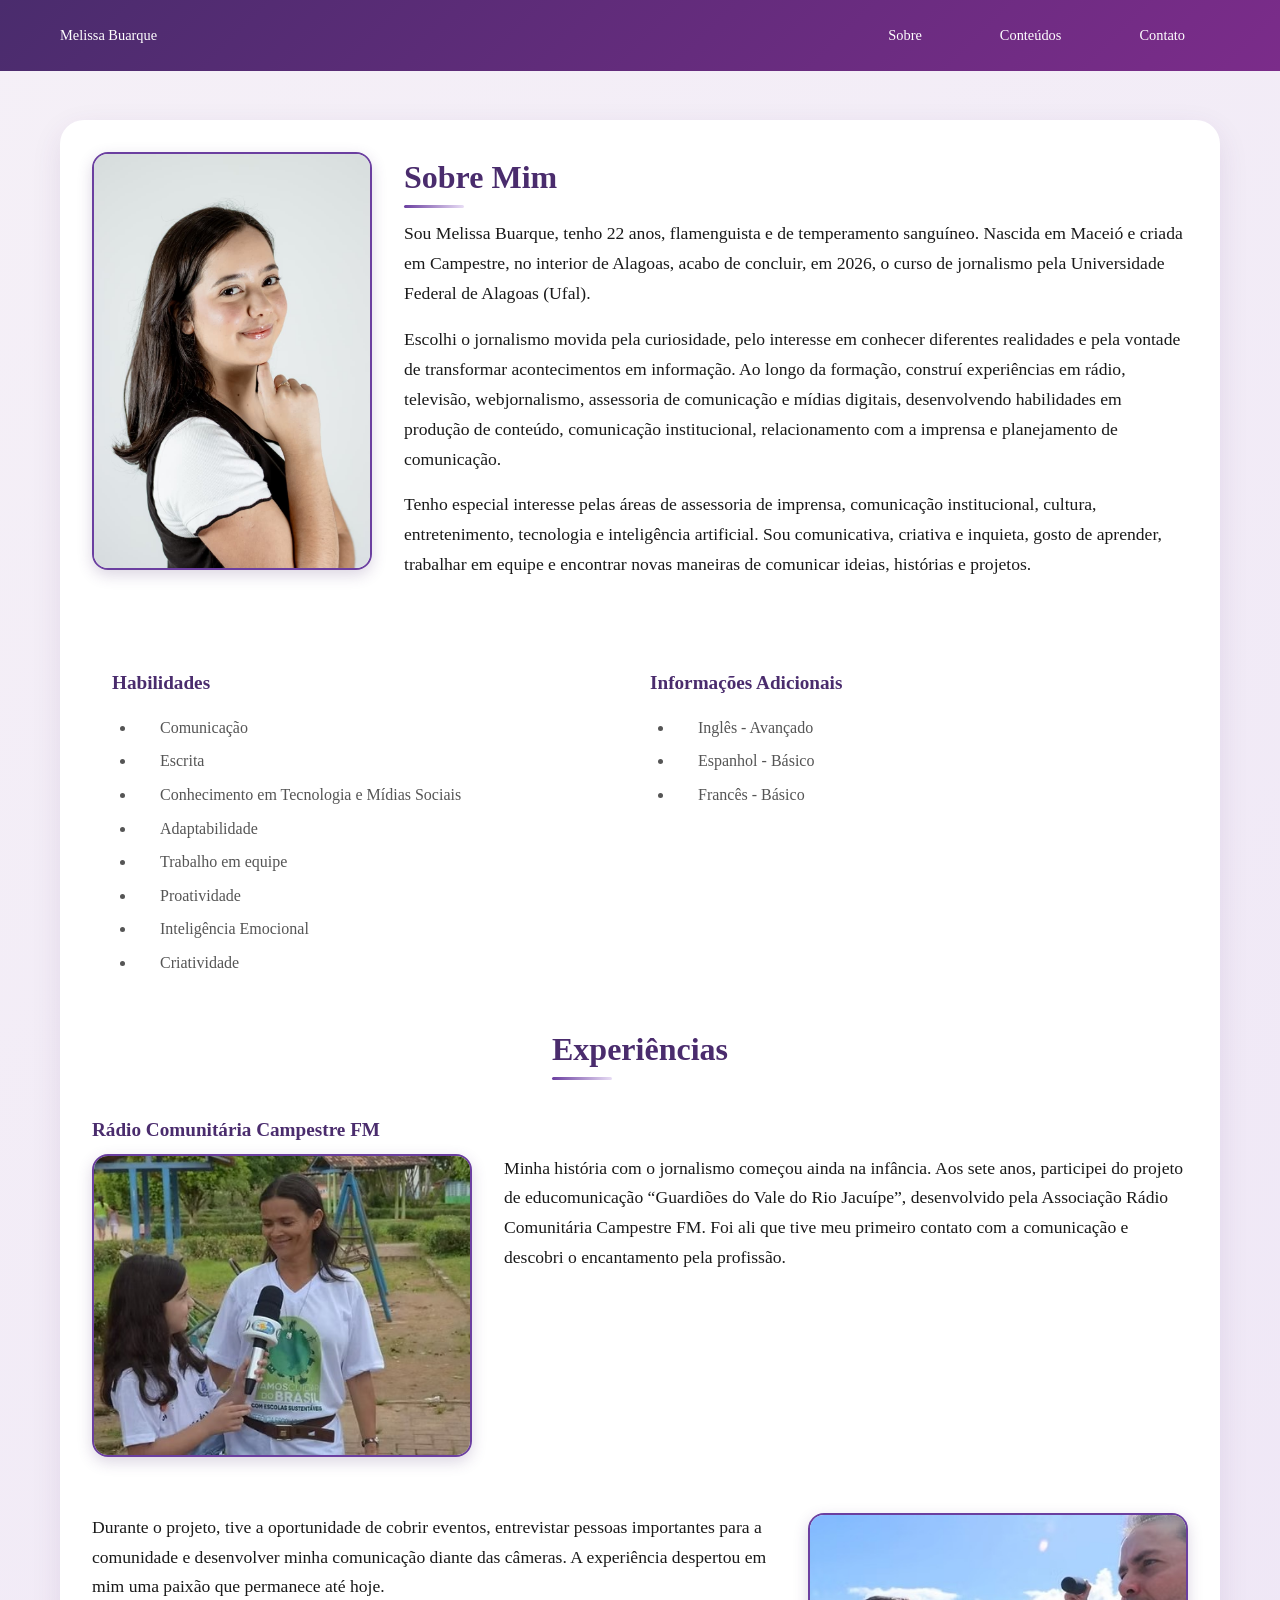
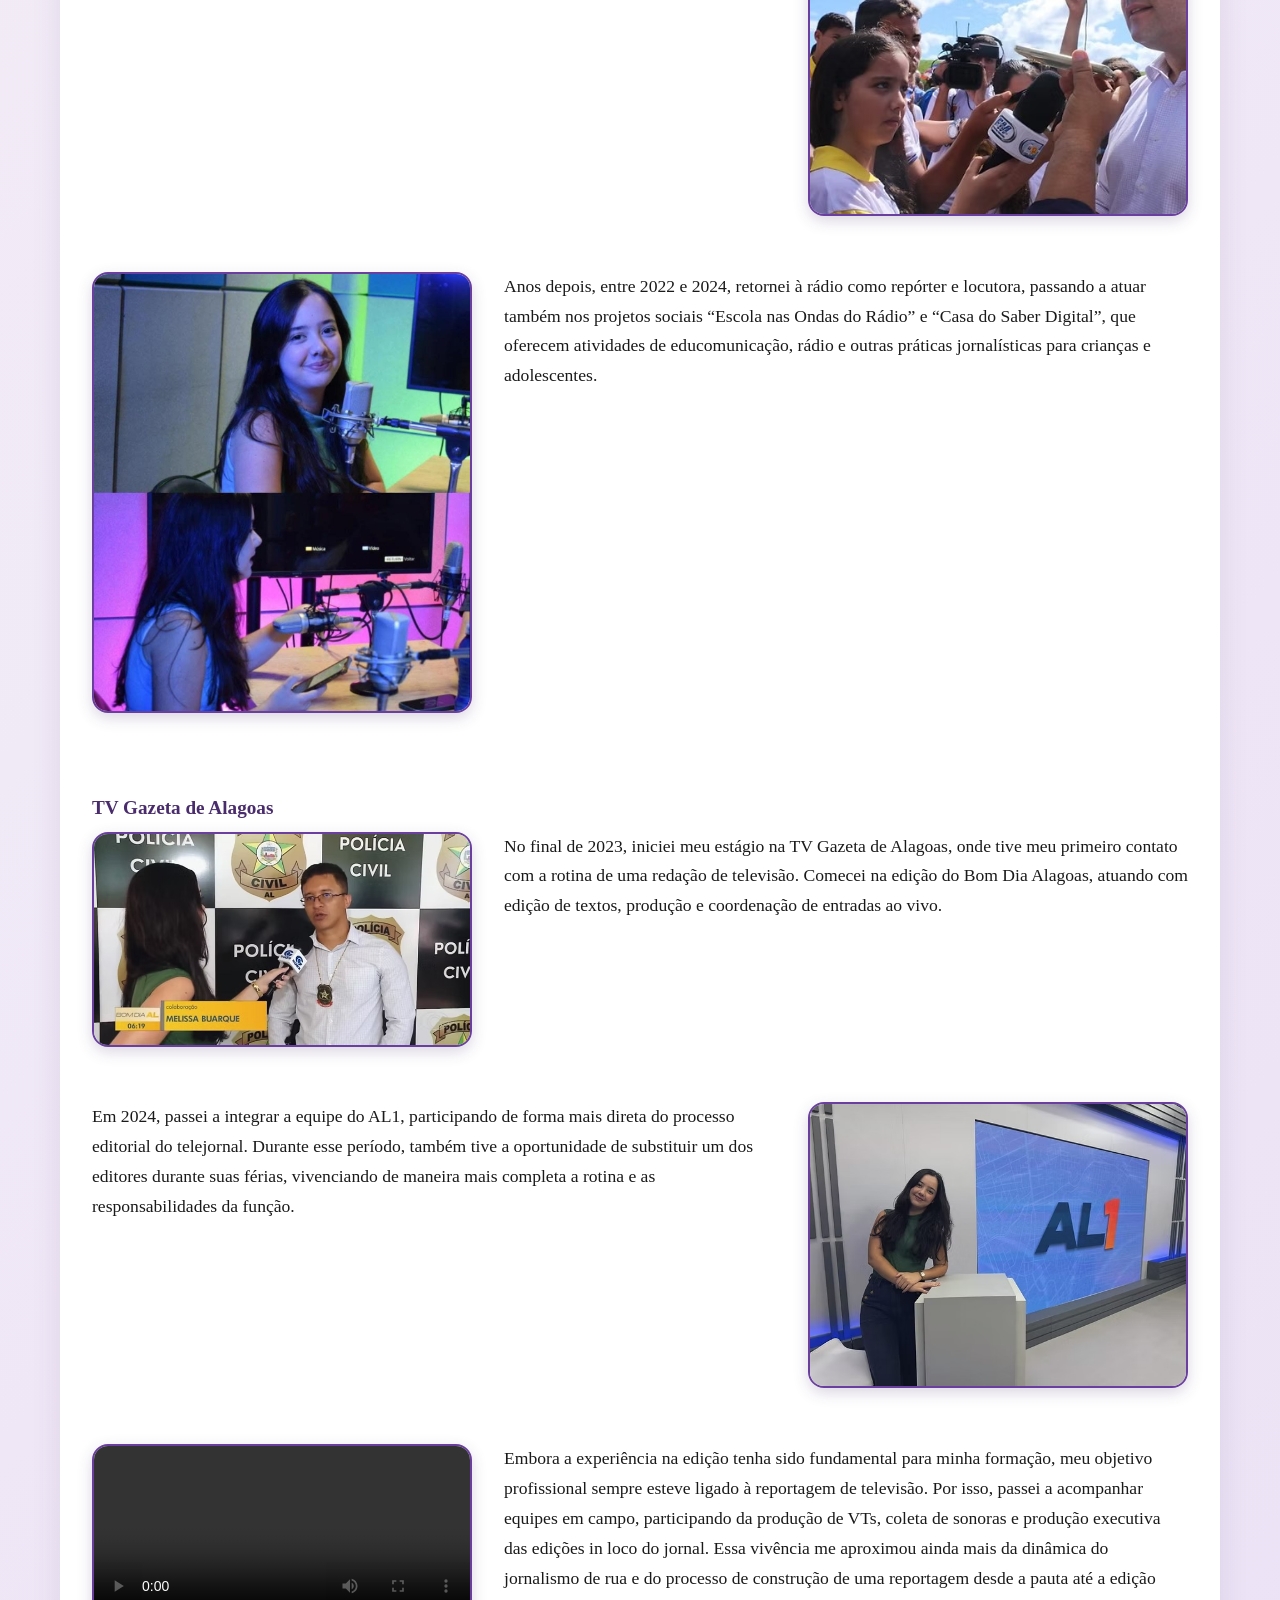
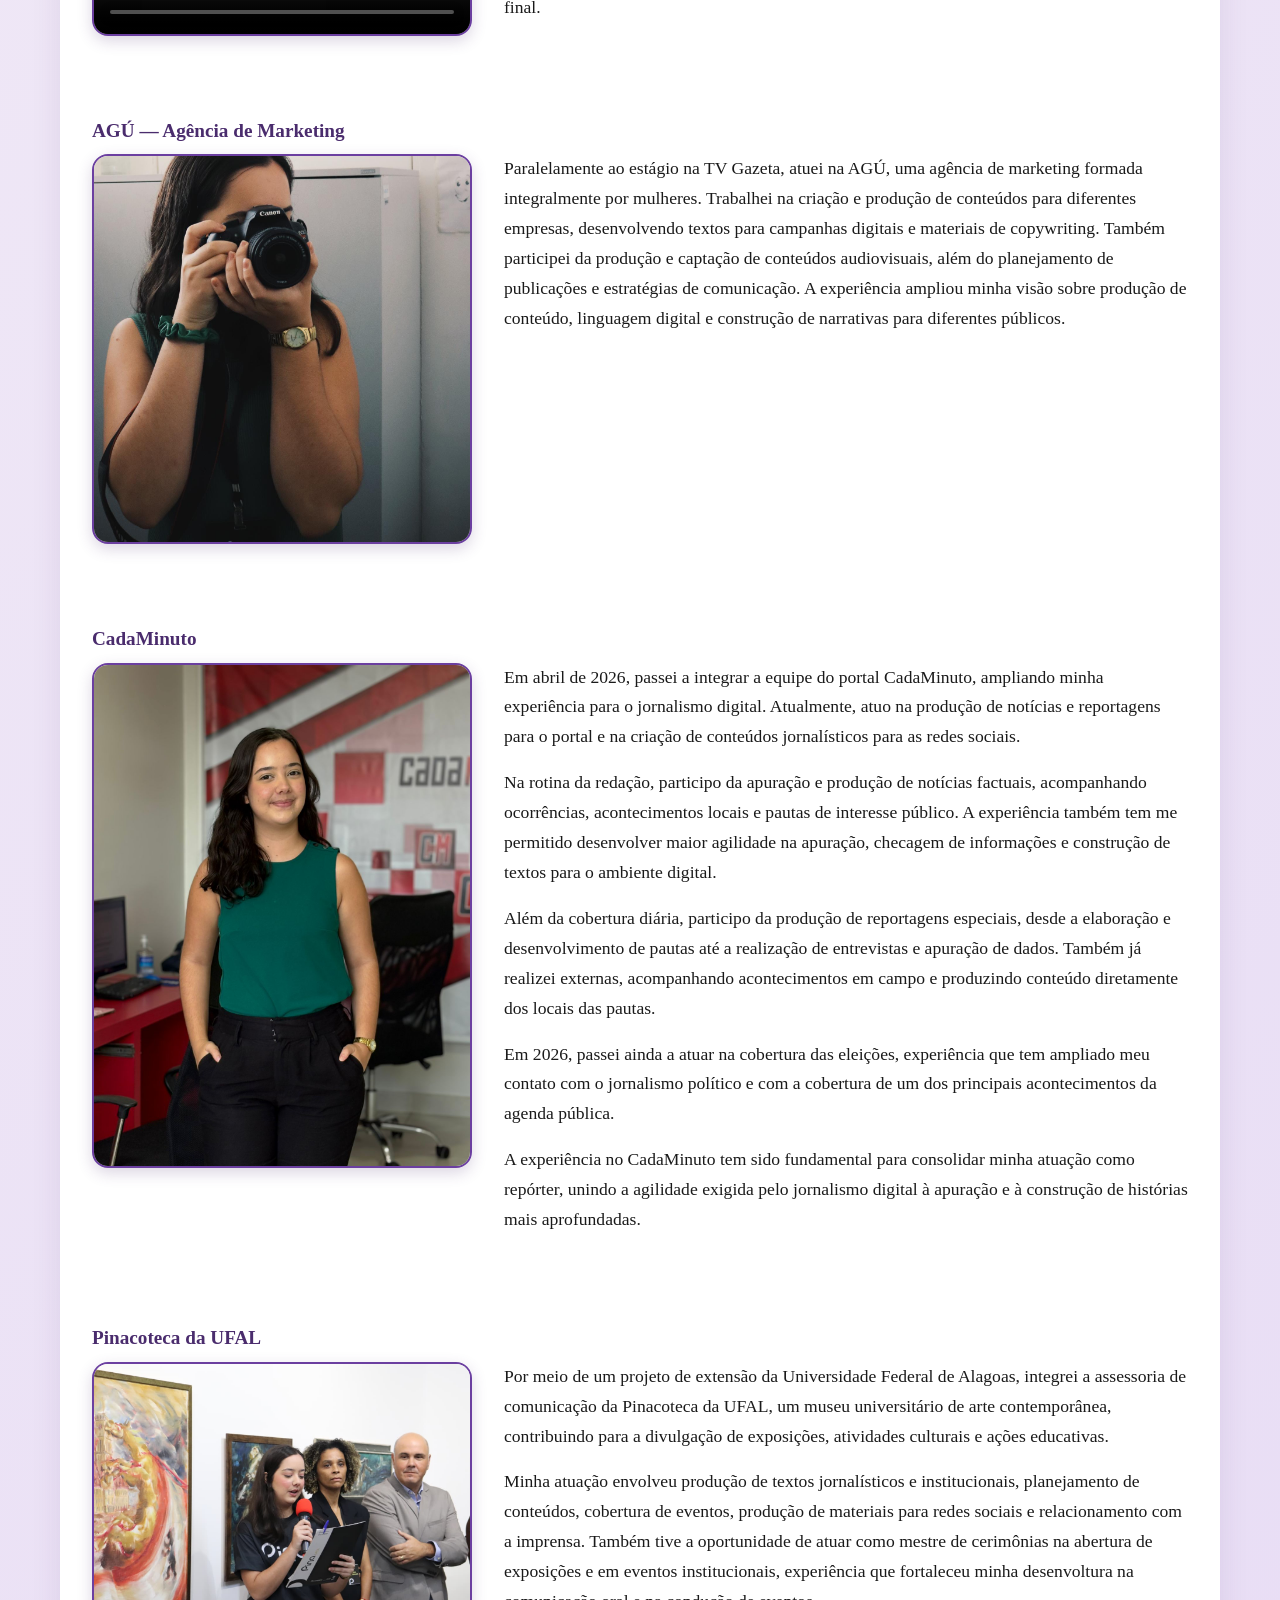
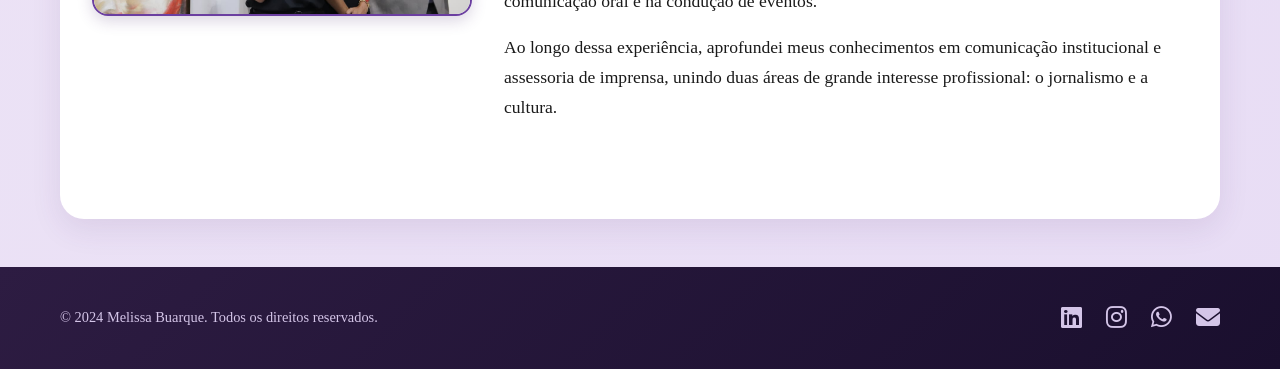
<file: index.html>
<!DOCTYPE html>
<html lang="pt-br">

<head>
    <meta charset="UTF-8">
    <meta name="viewport" content="width=device-width, initial-scale=1.0">
    <title>Melissa Buarque - sobre</title>
    <link rel="stylesheet" href="css/style.css">
    <link rel="stylesheet" href="https://cdnjs.cloudflare.com/ajax/libs/font-awesome/6.5.1/css/all.min.css">
    <script src="js/backtop.js" defer></script>
</head>

<body>
    <!-- ========== HEADER (carregado via JS) ========== -->
    <div id="header-placeholder"></div>

    <main class="container">

        <section class="page">
            <div class="sobre-grid">
                <div class="imagem">
                    <img src="fotos-mel/mel-1.jpeg" alt="Melissa Buarque" id="foto-perfil">
                </div>

                <div class="texto">
                    <h2>Sobre Mim</h2>
                    <p>
                        Sou Melissa Buarque, tenho 22 anos, flamenguista e de temperamento sanguíneo. Nascida em Maceió
                        e criada em Campestre, no interior de Alagoas, acabo de concluir, em 2026, o curso de jornalismo
                        pela Universidade Federal de Alagoas (Ufal).
                    </p>

                    <p>
                        Escolhi o jornalismo movida pela curiosidade, pelo interesse em conhecer diferentes realidades e
                        pela vontade de transformar acontecimentos em informação. Ao longo da formação, construí
                        experiências em rádio, televisão, webjornalismo, assessoria de comunicação e mídias digitais,
                        desenvolvendo habilidades em produção de conteúdo, comunicação institucional, relacionamento com
                        a imprensa e planejamento de comunicação.
                    </p>

                    <p>
                        Tenho especial interesse pelas áreas de assessoria de imprensa, comunicação institucional,
                        cultura, entretenimento, tecnologia e inteligência artificial. Sou comunicativa, criativa e
                        inquieta, gosto de aprender, trabalhar em equipe e encontrar novas maneiras de comunicar ideias,
                        histórias e projetos.
                    </p>
                </div>
            </div>

            <div class="info-grid">
                <div class="texto">
                    <h3>Habilidades</h3>
                    <ul class="lista-habilidades">
                        <li>Comunicação</li>
                        <li>Escrita</li>
                        <li>Conhecimento em Tecnologia e Mídias Sociais</li>
                        <li>Adaptabilidade</li>
                        <li>Trabalho em equipe</li>
                        <li>Proatividade</li>
                        <li>Inteligência Emocional</li>
                        <li>Criatividade</li>
                    </ul>
                </div>

                <div class="texto">
                    <h3>Informações Adicionais</h3>
                    <ul>
                        <li>Inglês - Avançado</li>
                        <li>Espanhol - Básico</li>
                        <li>Francês - Básico</li>
                    </ul>
                </div>
            </div>

            <div class="exp-grid">
                <div class="exp-titulo">
                    <h2>Experiências</h2>
                </div>

                <div class="texto">
                    <h3>Rádio Comunitária Campestre FM</h3>
                </div>

                <div class="exp-bloco">
                    <div class="imagem">
                        <img src="fotos-mel/mel-2.jpeg" alt="Melissa Buarque" id="foto-perfil">
                    </div>

                    <div class="texto">
                        <p>
                            Minha história com o jornalismo começou ainda na infância. Aos sete anos, participei do
                            projeto de educomunicação “Guardiões do Vale do Rio Jacuípe”, desenvolvido pela Associação
                            Rádio Comunitária Campestre FM. Foi ali que tive meu primeiro contato com a comunicação e
                            descobri o encantamento pela profissão.
                        </p>
                    </div>
                </div>

                <div class="exp-bloco-reverse">
                    <div class="texto">
                        <p>
                            Durante o projeto, tive a oportunidade de cobrir eventos, entrevistar pessoas importantes
                            para a comunidade e desenvolver minha comunicação diante das câmeras. A experiência
                            despertou em mim uma paixão que permanece até hoje.
                        </p>
                    </div>

                    <div class="imagem">
                        <img src="fotos-mel/mel-3.jpeg" alt="Melissa Buarque" id="foto-perfil">
                    </div>
                </div>

                <div class="exp-bloco">
                    <div class="imagem">
                        <img src="fotos-mel/mel-4.jpeg" alt="Melissa Buarque" id="foto-perfil">
                    </div>

                    <div class="texto">
                        <p>
                            Anos depois, entre 2022 e 2024, retornei à rádio como repórter e locutora, passando a atuar
                            também nos projetos sociais “Escola nas Ondas do Rádio” e “Casa do Saber Digital”, que
                            oferecem atividades de educomunicação, rádio e outras práticas jornalísticas para crianças e
                            adolescentes.
                        </p>
                    </div>
                </div>

                <div class="texto">
                    <h3>TV Gazeta de Alagoas</h3>
                </div>

                <div class="exp-bloco">
                    <div class="imagem">
                        <img src="fotos-mel/mel-5.jpeg" alt="Melissa Buarque" id="foto-perfil">
                    </div>

                    <div class="texto">
                        <p>
                            No final de 2023, iniciei meu estágio na TV Gazeta de Alagoas, onde tive meu primeiro
                            contato
                            com a rotina de uma redação de televisão. Comecei na edição do Bom Dia Alagoas, atuando com
                            edição de textos, produção e coordenação de entradas ao vivo.
                        </p>
                    </div>
                </div>

                <div class="exp-bloco-reverse">
                    <div class="texto">
                        <p>
                            Em 2024, passei a integrar a equipe do AL1, participando de forma mais direta do processo
                            editorial do telejornal. Durante esse período, também tive a oportunidade de substituir um
                            dos editores durante suas férias, vivenciando de maneira mais completa a rotina e as
                            responsabilidades da função.
                        </p>
                    </div>

                    <div class="imagem">
                        <img src="fotos-mel/mel-6.jpeg" alt="Melissa Buarque" id="foto-perfil">
                    </div>
                </div>

                <div class="exp-bloco">
                    <div class="video-container">
                        <video controls width="100%" height="auto" id="foto-perfil">
                            <source src="fotos-mel/mel-video.mp4" type="video/mp4">
                            Seu navegador não suporta a reprodução de vídeos.
                        </video>
                    </div>

                    <div class="texto">
                        <p>
                            Embora a experiência na edição tenha sido fundamental para minha formação, meu objetivo
                            profissional sempre esteve ligado à reportagem de televisão. Por isso, passei a acompanhar
                            equipes em campo, participando da produção de VTs, coleta de sonoras e produção executiva
                            das edições in loco do jornal. Essa vivência me aproximou ainda mais da dinâmica do
                            jornalismo de
                            rua e do processo de construção de uma reportagem desde a pauta até a edição final.
                        </p>
                    </div>
                </div>

                <div class="texto">
                    <h3>AGÚ — Agência de Marketing</h3>
                </div>

                <div class="exp-bloco">
                    <div class="imagem">
                        <img src="fotos-mel/mel-7.jpeg" alt="Melissa Buarque" id="foto-perfil-7">
                    </div>

                    <div class="texto">
                        <p>
                            Paralelamente ao estágio na TV Gazeta, atuei na AGÚ, uma agência de marketing formada
                            integralmente por mulheres. Trabalhei na criação e produção de conteúdos para diferentes
                            empresas, desenvolvendo textos para campanhas digitais e materiais de copywriting.
                            Também participei da produção e captação de conteúdos audiovisuais, além do planejamento de
                            publicações e estratégias de comunicação. A experiência ampliou minha visão sobre produção
                            de conteúdo, linguagem digital e construção de narrativas para diferentes públicos.

                        </p>
                    </div>
                </div>

                <div class="texto">
                    <h3>CadaMinuto</h3>
                </div>

                <div class="exp-bloco">
                    <div class="imagem">
                        <img src="fotos-mel/mel-8.jpeg" alt="Melissa Buarque" id="foto-perfil">
                    </div>

                    <div class="texto">
                        <p>
                            Em abril de 2026, passei a integrar a equipe do portal CadaMinuto, ampliando minha
                            experiência para o jornalismo digital. Atualmente, atuo na produção de notícias e
                            reportagens para o portal e na criação de conteúdos jornalísticos para as redes sociais.
                        </p>

                        <p>
                            Na rotina da redação, participo da apuração e produção de notícias factuais, acompanhando
                            ocorrências, acontecimentos locais e pautas de interesse público. A experiência também tem
                            me permitido desenvolver maior agilidade na apuração, checagem de informações e construção
                            de textos para o ambiente digital.
                        </p>

                        <p>
                            Além da cobertura diária, participo da produção de reportagens especiais, desde a elaboração
                            e desenvolvimento de pautas até a realização de entrevistas e apuração de dados. Também já
                            realizei externas, acompanhando acontecimentos em campo e produzindo conteúdo diretamente
                            dos locais das pautas.
                        </p>

                        <p>
                            Em 2026, passei ainda a atuar na cobertura das eleições, experiência que tem ampliado meu
                            contato com o jornalismo político e com a cobertura de um dos principais acontecimentos da
                            agenda pública.
                        </p>

                        <p>
                            A experiência no CadaMinuto tem sido fundamental para consolidar minha atuação como
                            repórter, unindo a agilidade exigida pelo jornalismo digital à apuração e à construção de
                            histórias mais aprofundadas.
                        </p>
                    </div>
                </div>

                <div class="texto">
                    <h3>Pinacoteca da UFAL</h3>
                </div>

                <div class="exp-bloco">
                    <div class="imagem">
                        <img src="fotos-mel/mel-9.jpeg" alt="Melissa Buarque" id="foto-perfil">
                    </div>

                    <div class="texto">
                        <p>
                            Por meio de um projeto de extensão da Universidade Federal de Alagoas, integrei a assessoria
                            de comunicação da Pinacoteca da UFAL, um museu universitário de arte contemporânea,
                            contribuindo para a divulgação de exposições, atividades culturais e ações educativas.

                        </p>

                        <p>
                            Minha atuação envolveu produção de textos jornalísticos e institucionais, planejamento de
                            conteúdos, cobertura de eventos, produção de materiais para redes sociais e relacionamento
                            com a imprensa. Também tive a oportunidade de atuar como mestre de cerimônias na abertura de
                            exposições e em eventos institucionais, experiência que fortaleceu minha desenvoltura na
                            comunicação oral e na condução de eventos.
                        </p>

                        <p>
                            Ao longo dessa experiência, aprofundei meus conhecimentos em comunicação institucional e
                            assessoria de imprensa, unindo duas áreas de grande interesse profissional: o jornalismo e a
                            cultura.
                        </p>
                    </div>
                </div>
            </div>
        </section>


    </main>

    <div id="footer-placeholder"></div>

    <script>
        fetch('components/header.html')
            .then(response => response.text())
            .then(data => document.getElementById('header-placeholder').innerHTML = data);

        fetch('components/footer.html')
            .then(response => response.text())
            .then(data => document.getElementById('footer-placeholder').innerHTML = data);
    </script>
</body>

</html>
</file>
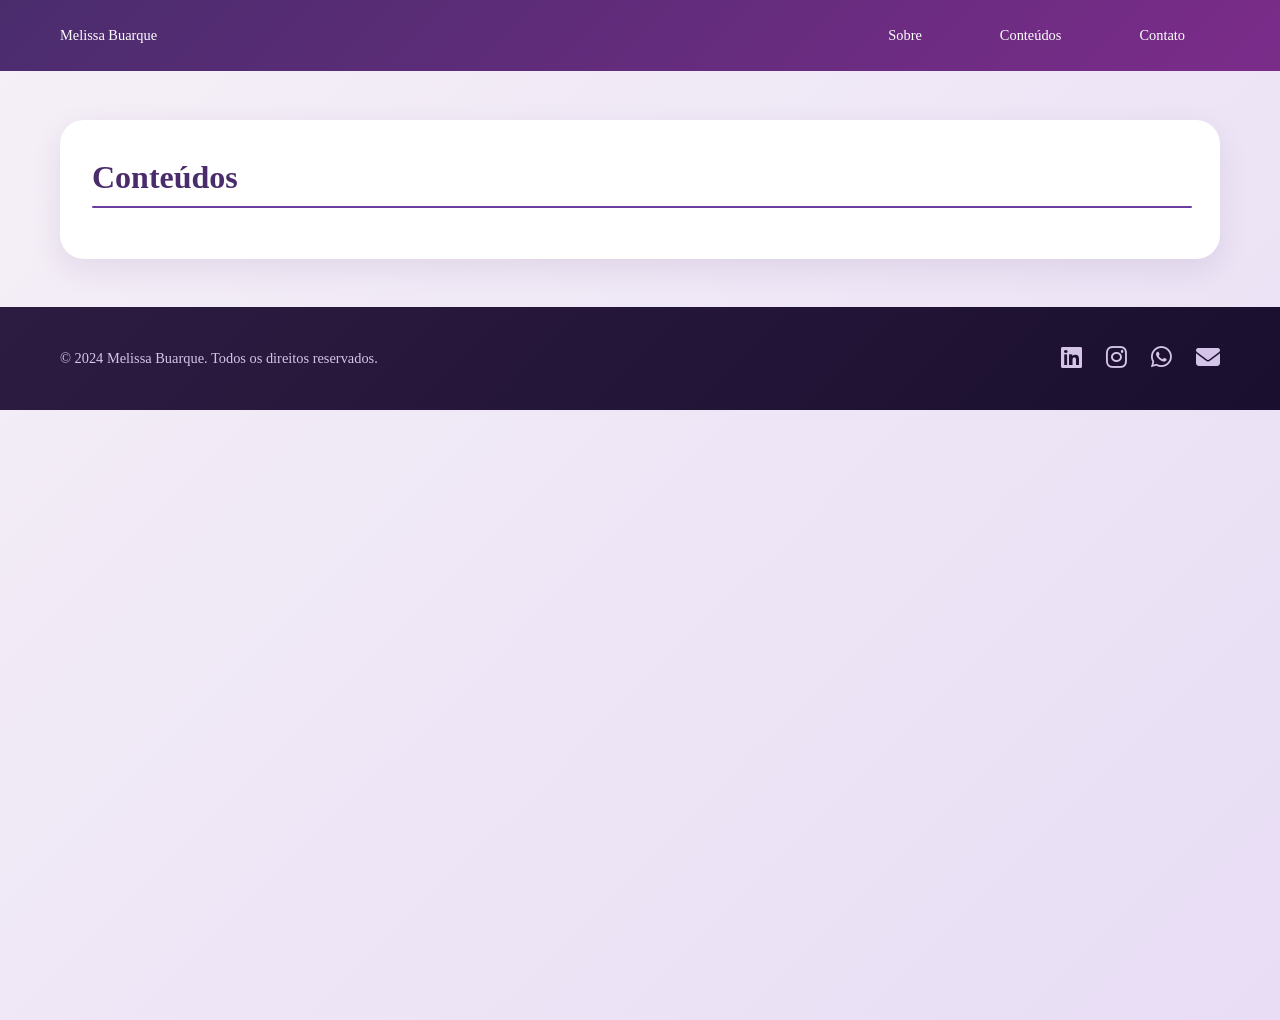
<file: categoria.html>
<!DOCTYPE html>
<html lang="en">

<head>
    <meta charset="UTF-8">
    <meta name="viewport" content="width=device-width, initial-scale=1.0">
    <title>Melissa Buarque - Matérias</title>
    <link rel="stylesheet" href="css/style.css">
    <link rel="stylesheet" href="https://cdnjs.cloudflare.com/ajax/libs/font-awesome/6.5.1/css/all.min.css">
    <script src="js/backtop.js" defer></script>
</head>

<body>
    <div id="header-placeholder"></div>

    <main class="container">
        <section class="page">
            <div class="categoria-header">
                <h2 id="titulo-categoria"></h2>
            </div>
            <div id="lista-conteudos"></div>
        </section>
    </main>

    <div id="footer-placeholder"></div>

    <script>
        fetch('components/header.html')
            .then(response => response.text())
            .then(data => document.getElementById('header-placeholder').innerHTML = data);

        fetch('components/footer.html')
            .then(response => response.text())
            .then(data => document.getElementById('footer-placeholder').innerHTML = data);
    </script>

    <script src="js/categoria.js"></script>
</body>

</html>
</file>
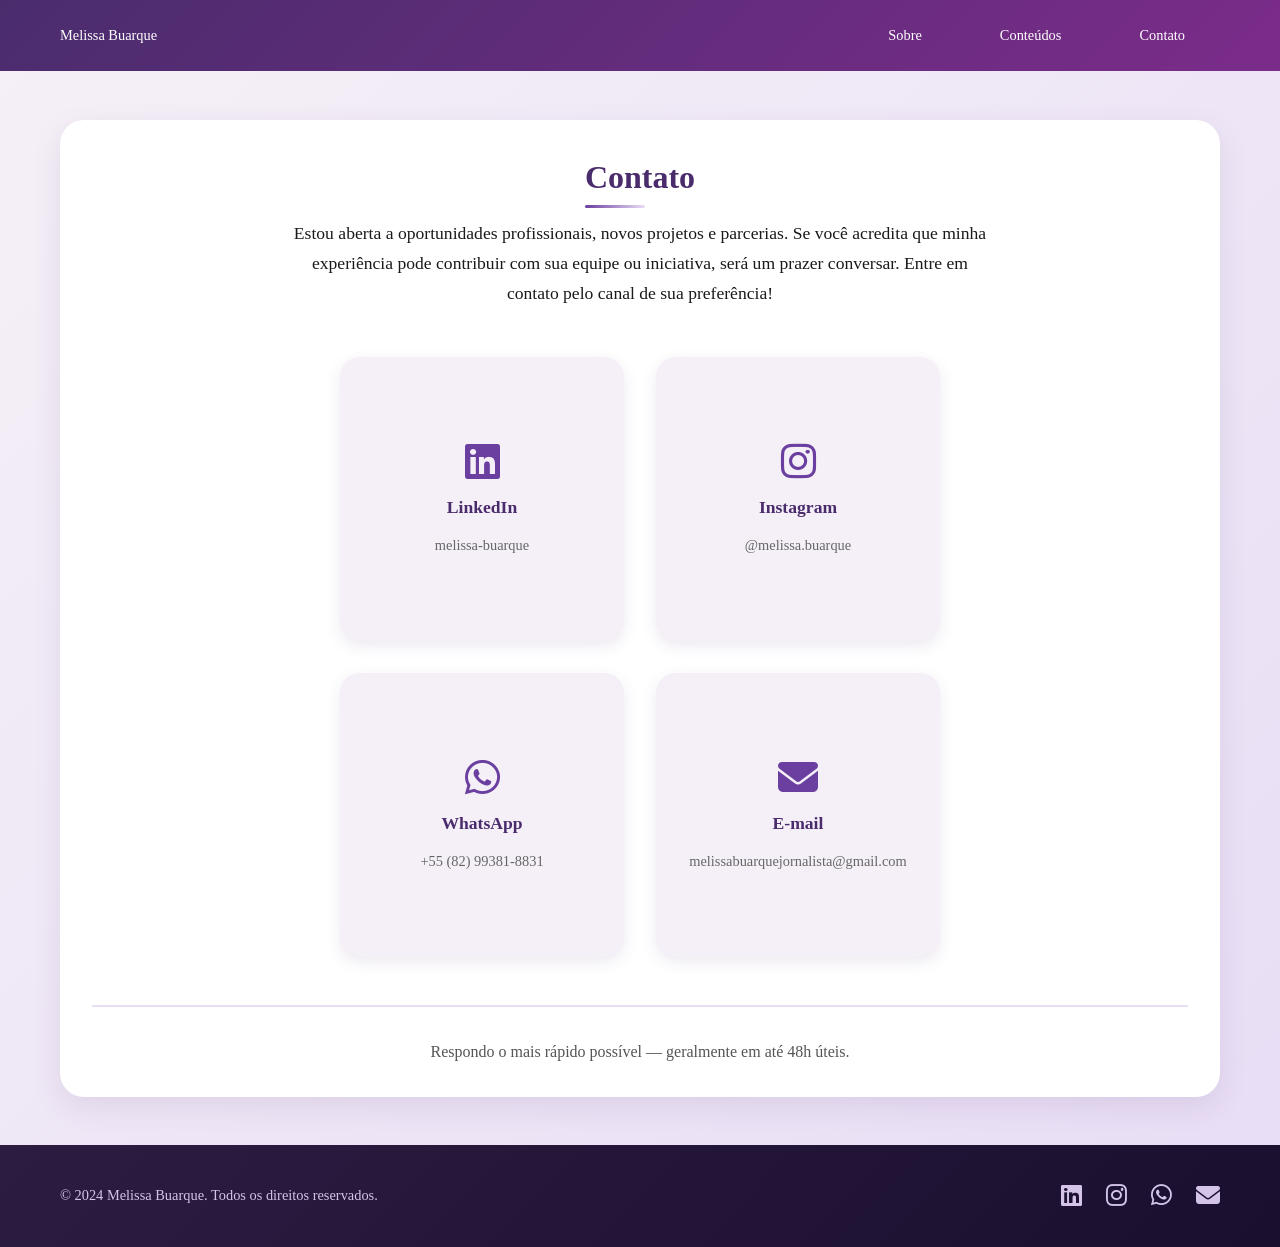
<file: contato.html>
<!DOCTYPE html>
<html lang="pt-br">

<head>
    <meta charset="UTF-8">
    <meta name="viewport" content="width=device-width, initial-scale=1.0">
    <title>Melissa Buarque - Contato</title>
    <link rel="stylesheet" href="css/style.css">
    <link rel="stylesheet" href="https://cdnjs.cloudflare.com/ajax/libs/font-awesome/6.5.1/css/all.min.css">
    <script src="js/backtop.js" defer></script>
</head>

<body>
    <!-- ========== HEADER (carregado via JS) ========== -->
    <div id="header-placeholder"></div>

    <main class="container">
        <section class="page">
            <div class="texto contato-intro">
                <h2>Contato</h2>
                <p>
                    Estou aberta a oportunidades profissionais, novos projetos e parcerias. Se você acredita que minha
                    experiência pode contribuir com sua equipe ou iniciativa, será um prazer conversar. Entre em contato
                    pelo canal de sua preferência!
                </p>
            </div>

            <div class="contato-grid">

                <a href="https://linkedin.com/in/melissa-buarque-2772533a8" target="_blank" rel="noopener"
                    class="contato-card">
                    <i class="fab fa-linkedin"></i>
                    <span class="contato-label">LinkedIn</span>
                    <span class="contato-detail">melissa-buarque</span>
                </a>

                <a href="https://instagram.com/melissa.buarque" target="_blank" rel="noopener" class="contato-card">
                    <i class="fab fa-instagram"></i>
                    <span class="contato-label">Instagram</span>
                    <span class="contato-detail">@melissa.buarque</span>
                </a>

                <a href="https://wa.me/5582993818831" target="_blank" rel="noopener" class="contato-card">
                    <i class="fab fa-whatsapp"></i>
                    <span class="contato-label">WhatsApp</span>
                    <span class="contato-detail">+55 (82) 99381-8831</span>
                </a>

                <a href="mailto:melissabuarquejornalista@gmail.com" class="contato-card">
                    <i class="fas fa-envelope"></i>
                    <span class="contato-label">E-mail</span>
                    <span class="contato-detail">melissabuarquejornalista@gmail.com</span>
                </a>
            </div>

            <p class="contato-cta">
                Respondo o mais rápido possível — geralmente em até 48h úteis.
            </p>
        </section>
    </main>

    <div id="footer-placeholder"></div>

    <script>
        fetch('components/header.html')
            .then(response => response.text())
            .then(data => document.getElementById('header-placeholder').innerHTML = data);

        fetch('components/footer.html')
            .then(response => response.text())
            .then(data => document.getElementById('footer-placeholder').innerHTML = data);
    </script>
</body>

</html>
</file>
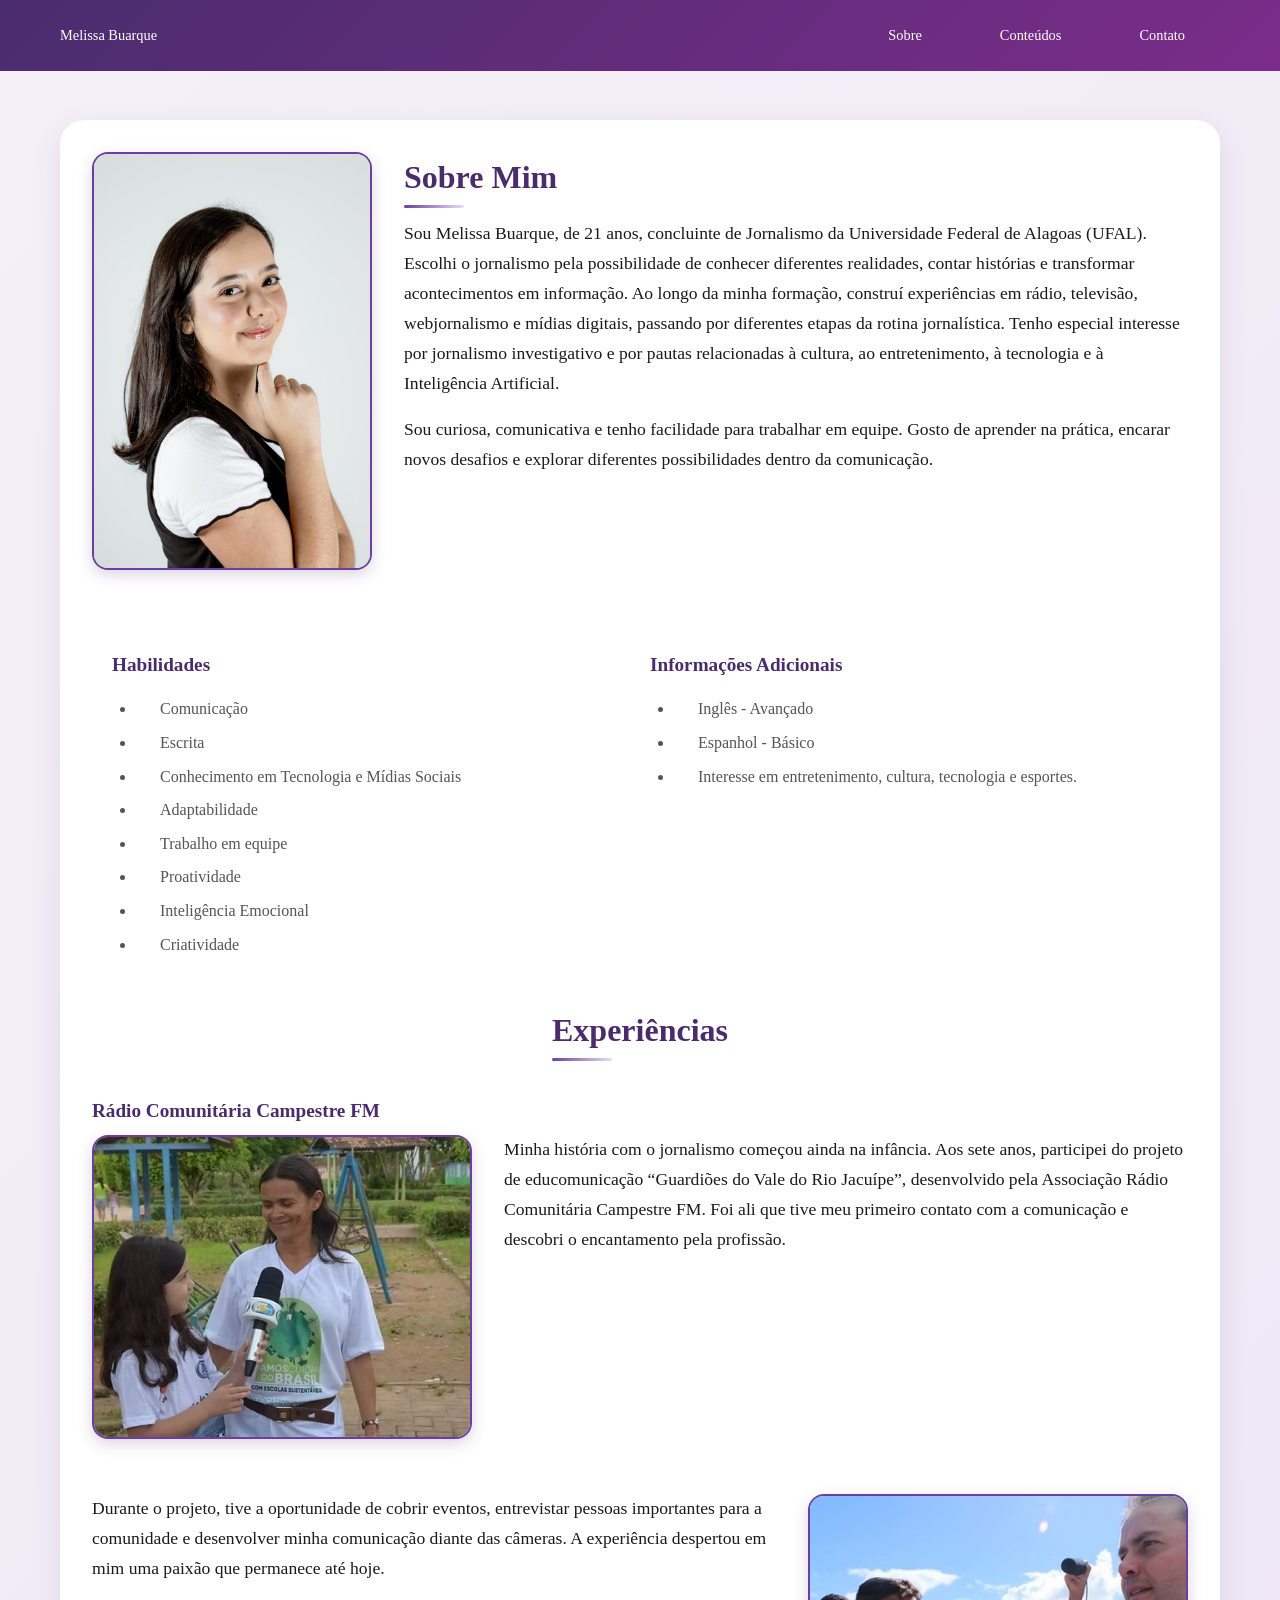
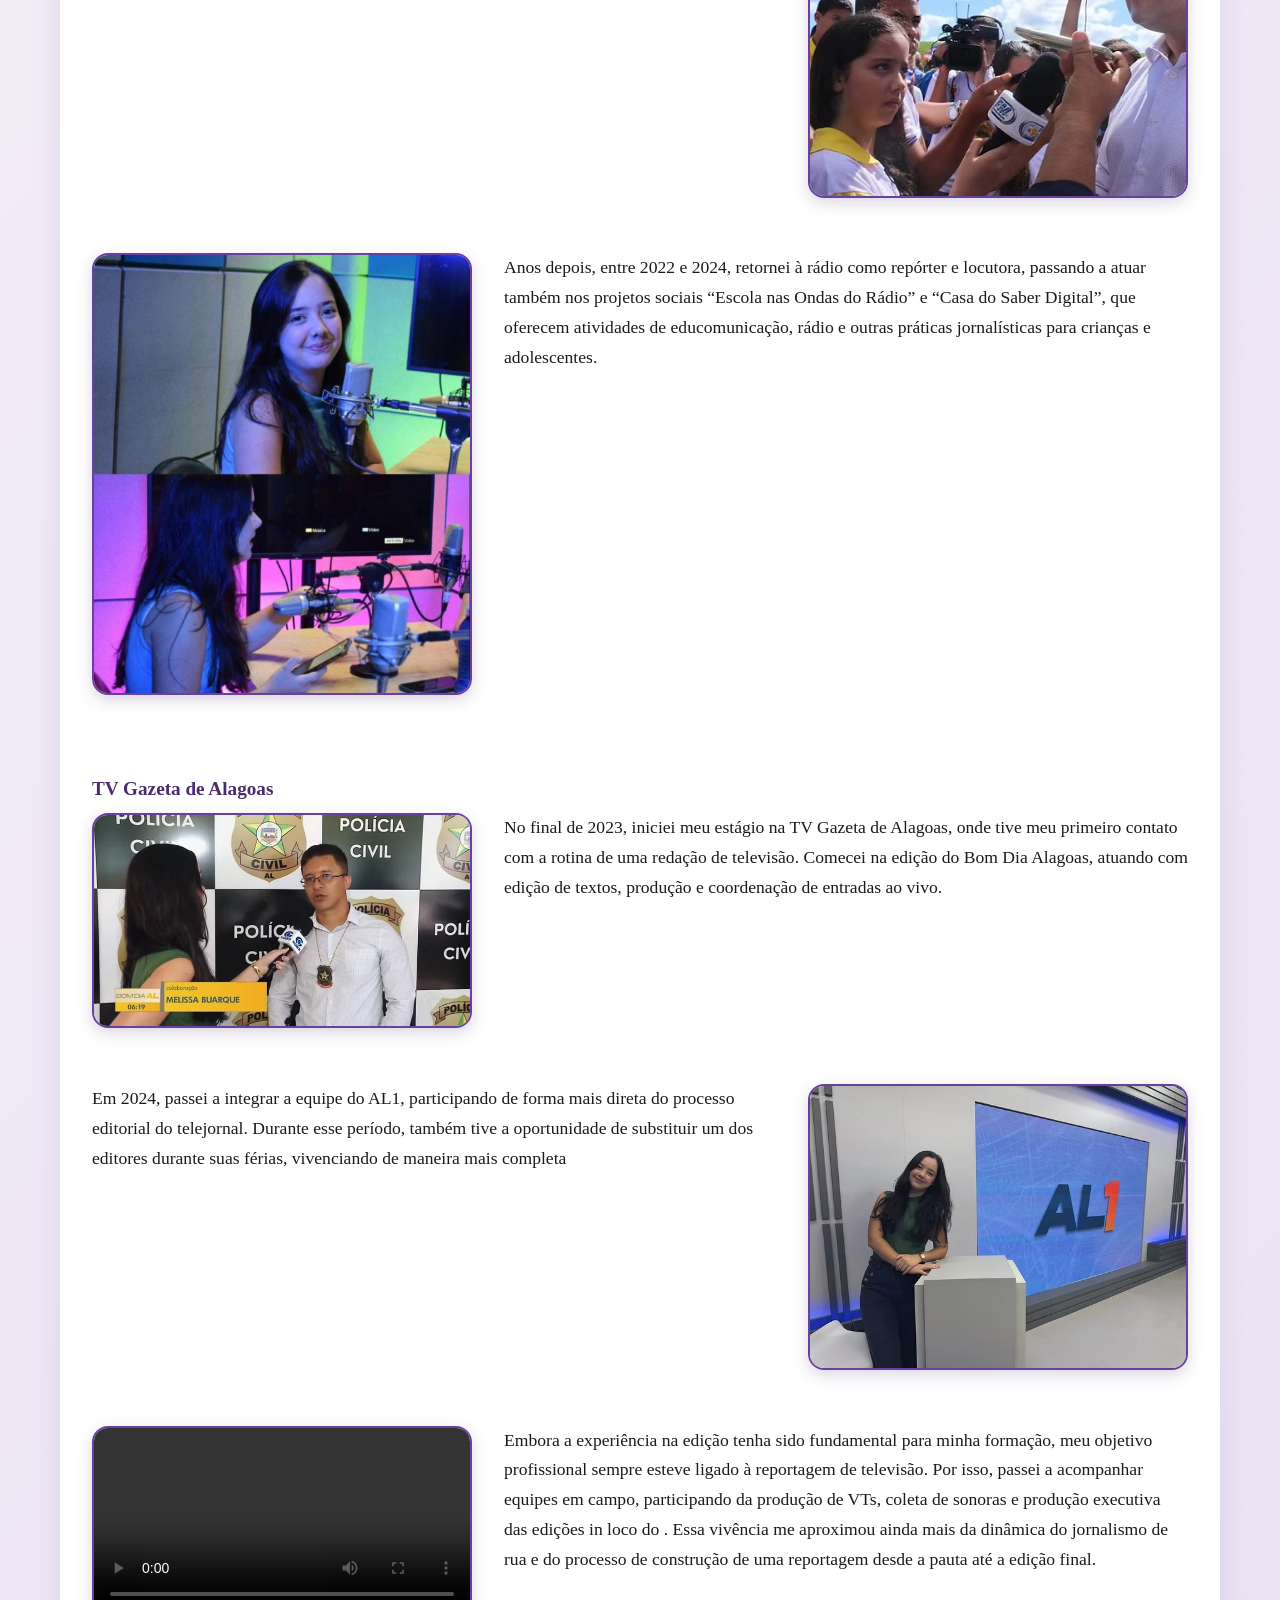
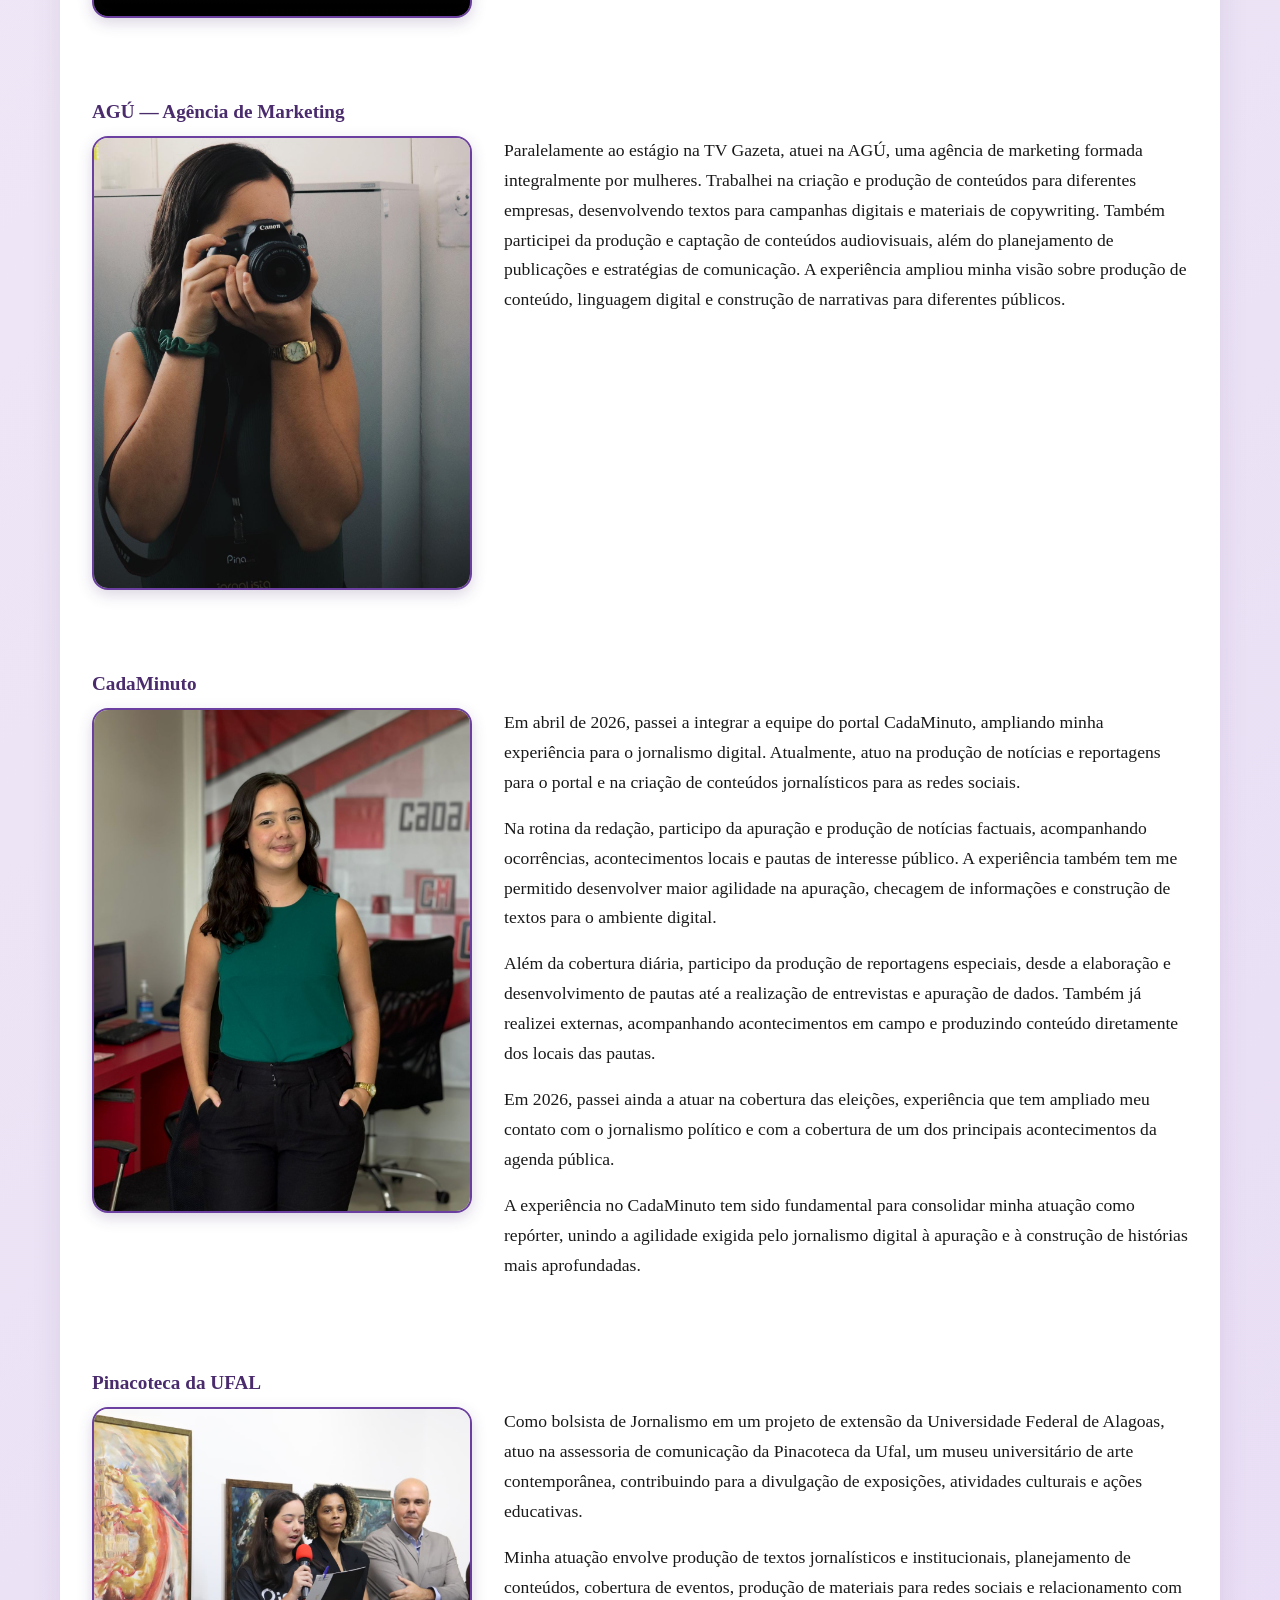
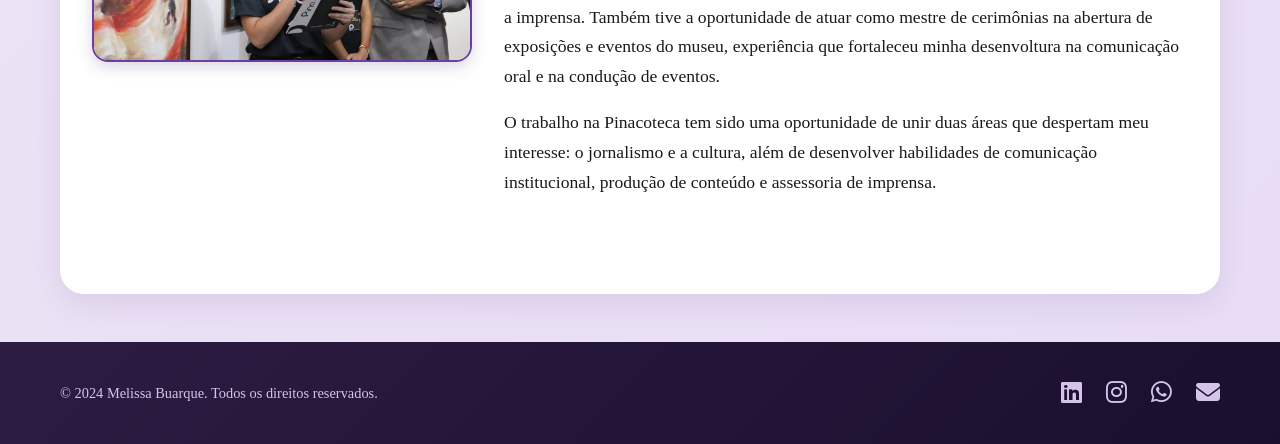
<file: sobre.html>
<!DOCTYPE html>
<html lang="pt-br">

<head>
    <meta charset="UTF-8">
    <meta name="viewport" content="width=device-width, initial-scale=1.0">
    <title>Melissa Buarque - sobre</title>
    <link rel="stylesheet" href="css/style.css">
    <link rel="stylesheet" href="https://cdnjs.cloudflare.com/ajax/libs/font-awesome/6.5.1/css/all.min.css">
    <script src="js/backtop.js" defer></script>
</head>

<body>
    <!-- ========== HEADER (carregado via JS) ========== -->
    <div id="header-placeholder"></div>

    <main class="container">

        <section class="page">
            <div class="sobre-grid">
                <div class="imagem">
                    <img src="fotos-mel/mel-1.jpeg" alt="Melissa Buarque" id="foto-perfil">
                </div>

                <div class="texto">
                    <h2>Sobre Mim</h2>
                    <p>Sou Melissa Buarque, de 21 anos, concluinte de Jornalismo da Universidade Federal de Alagoas
                        (UFAL).
                        Escolhi o jornalismo pela possibilidade de conhecer diferentes realidades, contar histórias e
                        transformar acontecimentos em informação.
                        Ao longo da minha formação, construí experiências em rádio, televisão, webjornalismo e mídias
                        digitais, passando por diferentes etapas da rotina jornalística. Tenho especial interesse por
                        jornalismo investigativo e por pautas relacionadas à cultura, ao entretenimento, à tecnologia e
                        à
                        Inteligência Artificial.
                    </p>

                    <p>
                        Sou curiosa, comunicativa e tenho facilidade para trabalhar em equipe. Gosto de aprender na
                        prática,
                        encarar novos desafios e explorar diferentes possibilidades dentro da comunicação.
                    </p>
                </div>
            </div>

            <div class="info-grid">
                <div class="texto">
                    <h3>Habilidades</h3>
                    <ul class="lista-habilidades">
                        <li>Comunicação</li>
                        <li>Escrita</li>
                        <li>Conhecimento em Tecnologia e Mídias Sociais</li>
                        <li>Adaptabilidade</li>
                        <li>Trabalho em equipe</li>
                        <li>Proatividade</li>
                        <li>Inteligência Emocional</li>
                        <li>Criatividade</li>
                    </ul>
                </div>

                <div class="texto">
                    <h3>Informações Adicionais</h3>
                    <ul>
                        <li>Inglês - Avançado</li>
                        <li>Espanhol - Básico</li>
                        <li>Interesse em entretenimento, cultura, tecnologia e esportes.</li>
                    </ul>
                </div>
            </div>

            <div class="exp-grid">
                <div class="exp-titulo">
                    <h2>Experiências</h2>
                </div>

                <div class="texto">
                    <h3>Rádio Comunitária Campestre FM</h3>
                </div>

                <div class="exp-bloco">
                    <div class="imagem">
                        <img src="fotos-mel/mel-2.jpeg" alt="Melissa Buarque" id="foto-perfil">
                    </div>

                    <div class="texto">
                        <p>
                            Minha história com o jornalismo começou ainda na infância. Aos sete anos, participei do
                            projeto de educomunicação “Guardiões do Vale do Rio Jacuípe”, desenvolvido pela Associação
                            Rádio Comunitária Campestre FM. Foi ali que tive meu primeiro contato com a comunicação e
                            descobri o encantamento pela profissão.
                        </p>
                    </div>
                </div>

                <div class="exp-bloco-reverse">
                    <div class="texto">
                        <p>
                            Durante o projeto, tive a oportunidade de cobrir eventos, entrevistar pessoas importantes
                            para a comunidade e desenvolver minha comunicação diante das câmeras. A experiência
                            despertou em mim uma paixão que permanece até hoje.
                        </p>
                    </div>

                    <div class="imagem">
                        <img src="fotos-mel/mel-3.jpeg" alt="Melissa Buarque" id="foto-perfil">
                    </div>
                </div>

                <div class="exp-bloco">
                    <div class="imagem">
                        <img src="fotos-mel/mel-4.jpeg" alt="Melissa Buarque" id="foto-perfil">
                    </div>

                    <div class="texto">
                        <p>
                            Anos depois, entre 2022 e 2024, retornei à rádio como repórter e locutora, passando a atuar
                            também nos projetos sociais “Escola nas Ondas do Rádio” e “Casa do Saber Digital”, que
                            oferecem atividades de educomunicação, rádio e outras práticas jornalísticas para crianças e
                            adolescentes.
                        </p>
                    </div>
                </div>

                <div class="texto">
                    <h3>TV Gazeta de Alagoas</h3>
                </div>

                <div class="exp-bloco">
                    <div class="imagem">
                        <img src="fotos-mel/mel-5.jpeg" alt="Melissa Buarque" id="foto-perfil">
                    </div>

                    <div class="texto">
                        <p>
                            No final de 2023, iniciei meu estágio na TV Gazeta de Alagoas, onde tive meu primeiro
                            contato
                            com a rotina de uma redação de televisão. Comecei na edição do Bom Dia Alagoas, atuando com
                            edição de textos, produção e coordenação de entradas ao vivo.
                        </p>
                    </div>
                </div>

                <div class="exp-bloco-reverse">
                    <div class="texto">
                        <p>
                            Em 2024, passei a integrar a equipe do AL1, participando de forma mais direta do processo
                            editorial do telejornal. Durante esse período, também tive a oportunidade de substituir um
                            dos editores durante suas férias, vivenciando de maneira mais completa
                        </p>
                    </div>

                    <div class="imagem">
                        <img src="fotos-mel/mel-6.jpeg" alt="Melissa Buarque" id="foto-perfil">
                    </div>
                </div>

                <div class="exp-bloco">
                    <div class="video-container">
                        <video controls width="100%" height="auto" id="foto-perfil">
                            <source src="fotos-mel/mel-video.mp4" type="video/mp4">
                            Seu navegador não suporta a reprodução de vídeos.
                        </video>
                    </div>

                    <div class="texto">
                        <p>
                            Embora a experiência na edição tenha sido fundamental para minha formação, meu objetivo
                            profissional sempre esteve ligado à reportagem de televisão. Por isso, passei a acompanhar
                            equipes em campo, participando da produção de VTs, coleta de sonoras e produção executiva
                            das edições in loco do . Essa vivência me aproximou ainda mais da dinâmica do jornalismo de
                            rua e do processo de construção de uma reportagem desde a pauta até a edição final.
                        </p>
                    </div>
                </div>

                <div class="texto">
                    <h3>AGÚ — Agência de Marketing</h3>
                </div>

                <div class="exp-bloco">
                    <div class="imagem">
                        <img src="fotos-mel/mel-7.jpeg" alt="Melissa Buarque" id="foto-perfil">
                    </div>

                    <div class="texto">
                        <p>
                            Paralelamente ao estágio na TV Gazeta, atuei na AGÚ, uma agência de marketing formada
                            integralmente por mulheres. Trabalhei na criação e produção de conteúdos para diferentes
                            empresas, desenvolvendo textos para campanhas digitais e materiais de copywriting.
                            Também participei da produção e captação de conteúdos audiovisuais, além do planejamento de
                            publicações e estratégias de comunicação. A experiência ampliou minha visão sobre produção
                            de conteúdo, linguagem digital e construção de narrativas para diferentes públicos.

                        </p>
                    </div>
                </div>

                <div class="texto">
                    <h3>CadaMinuto</h3>
                </div>

                <div class="exp-bloco">
                    <div class="imagem">
                        <img src="fotos-mel/mel-8.jpeg" alt="Melissa Buarque" id="foto-perfil">
                    </div>

                    <div class="texto">
                        <p>
                            Em abril de 2026, passei a integrar a equipe do portal CadaMinuto, ampliando minha
                            experiência para o jornalismo digital. Atualmente, atuo na produção de notícias e
                            reportagens para o portal e na criação de conteúdos jornalísticos para as redes sociais.
                        </p>

                        <p>
                            Na rotina da redação, participo da apuração e produção de notícias factuais, acompanhando
                            ocorrências, acontecimentos locais e pautas de interesse público. A experiência também tem
                            me permitido desenvolver maior agilidade na apuração, checagem de informações e construção
                            de textos para o ambiente digital.
                        </p>

                        <p>
                            Além da cobertura diária, participo da produção de reportagens especiais, desde a elaboração
                            e desenvolvimento de pautas até a realização de entrevistas e apuração de dados. Também já
                            realizei externas, acompanhando acontecimentos em campo e produzindo conteúdo diretamente
                            dos locais das pautas.
                        </p>

                        <p>
                            Em 2026, passei ainda a atuar na cobertura das eleições, experiência que tem ampliado meu
                            contato com o jornalismo político e com a cobertura de um dos principais acontecimentos da
                            agenda pública.
                        </p>

                        <p>
                            A experiência no CadaMinuto tem sido fundamental para consolidar minha atuação como
                            repórter, unindo a agilidade exigida pelo jornalismo digital à apuração e à construção de
                            histórias mais aprofundadas.
                        </p>
                    </div>
                </div>

                <div class="texto">
                    <h3>Pinacoteca da UFAL</h3>
                </div>

                <div class="exp-bloco">
                    <div class="imagem">
                        <img src="fotos-mel/mel-9.jpeg" alt="Melissa Buarque" id="foto-perfil">
                    </div>

                    <div class="texto">
                        <p>
                            Como bolsista de Jornalismo em um projeto de extensão da Universidade Federal de Alagoas,
                            atuo na assessoria de comunicação da Pinacoteca da Ufal, um museu universitário de arte
                            contemporânea, contribuindo para a divulgação de exposições, atividades culturais e ações
                            educativas.
                        </p>

                        <p>
                            Minha atuação envolve produção de textos jornalísticos e institucionais, planejamento de
                            conteúdos, cobertura de eventos, produção de materiais para redes sociais e relacionamento
                            com a imprensa. Também tive a oportunidade de atuar como mestre de cerimônias na abertura de
                            exposições e eventos do museu, experiência que fortaleceu minha desenvoltura na comunicação
                            oral e na condução de eventos.
                        </p>

                        <p>
                            O trabalho na Pinacoteca tem sido uma oportunidade de unir duas áreas que despertam meu
                            interesse: o jornalismo e a cultura, além de desenvolver habilidades de comunicação
                            institucional, produção de conteúdo e assessoria de imprensa.
                        </p>
                    </div>
                </div>
            </div>
        </section>


    </main>

    <div id="footer-placeholder"></div>

    <script>
        fetch('components/header.html')
            .then(response => response.text())
            .then(data => document.getElementById('header-placeholder').innerHTML = data);

        fetch('components/footer.html')
            .then(response => response.text())
            .then(data => document.getElementById('footer-placeholder').innerHTML = data);
    </script>
</body>

</html>
</file>
<file: css/style.css>
/* ============================================================ */
/* RESET E ESTILOS BASE                                         */
/* ============================================================ */
* {
    margin: 0;
    padding: 0;
    box-sizing: border-box;
}

html {
    scroll-behavior: smooth;
}

body {
    font-family: 'Poppins', 'Georgia', serif;
    line-height: 1.6;
    color: #1a1a1a;
    background: linear-gradient(135deg, #f5f0f7 0%, #e8ddf5 100%);
    min-height: 100vh;
}

.container {
    max-width: 1200px;
    margin: 0 auto;
    padding: 0 20px;
}

/* ============================================================ */
/* HEADER E NAVEGAÇÃO                                           */
/* ============================================================ */
header {
    position: fixed;
    z-index: 100;
    width: 100%;
    top: 0;
    background: linear-gradient(135deg, #4a2c6d 0%, #7b2c8a 50%, #4a2c6d 100%);
    background-size: 200% 200%;
    animation: gradientShift 5s ease infinite;
    color: white;
    padding: 1rem 0;
    text-align: center;
    margin-bottom: 2rem;
    overflow: hidden;
}

header a {
    font-size: 0.9rem;
    text-decoration: none;
    color: var(--muted);
}

.header-content {
    display: flex;
    flex-direction: row;
    align-items: center;
    justify-content: space-between;
    gap: 1rem;
}

.tagline {
    font-size: 1.2rem;
    opacity: 0.95;
    margin-bottom: 1rem;
    animation: fadeInUp 0.8s ease;
}

nav {
    display: flex;
    justify-content: center;
    flex-wrap: wrap;
    gap: 0.5rem;
}

nav a {
    color: white;
    text-decoration: none;
    margin: 0 15px;
    padding: 8px 20px;
    border-radius: 25px;
    transition: all 0.3s ease;
    position: relative;
    display: inline-block;
}

nav a:hover {
    background: rgba(255, 255, 255, 0.2);
    transform: translateY(-2px);
}

/* ============================================================ */
/* MENU HAMBÚRGUER (mobile)                                     */
/* ============================================================ */
.hamburger {
    display: none;
    flex-direction: column;
    gap: 5px;
    cursor: pointer;
    padding: 8px;
    z-index: 200;
}

.hamburger span {
    display: block;
    width: 28px;
    height: 3px;
    background: white;
    border-radius: 3px;
    transition: all 0.3s ease;
}

.menu-toggle {
    display: none;
}

/* Anima as barrinhas para virar um "X" quando aberto */
.menu-toggle:checked ~ .hamburger span:nth-child(1) {
    transform: translateY(8px) rotate(45deg);
}

.menu-toggle:checked ~ .hamburger span:nth-child(2) {
    opacity: 0;
}

.menu-toggle:checked ~ .hamburger span:nth-child(3) {
    transform: translateY(-8px) rotate(-45deg);
}

/* ============================================================ */
/* PÁGINA – ESTRUTURA PRINCIPAL                          */
/* ============================================================ */
.page {
    background: white;
    border-radius: 24px;
    padding: 2rem;
    margin: 2rem 0;
    box-shadow: 0 10px 30px rgba(74, 44, 109, 0.1);
    animation: fadeIn 1s ease;
    margin-top: 120px; /* Espaço para o header fixo */
}

/* ----- INTRODUÇÃO (foto + texto) ----- */
.sobre-grid {
    display: grid;
    grid-template-columns: 280px 1fr;
    gap: 2rem;
    align-items: start;
    margin-bottom: 3rem;
}

.imagem {
    text-align: center;
}

#foto-perfil {
    width: 100%;
    max-width: 400px;
    height: auto;
    border-radius: 16px;
    object-fit: cover;
    border: 2px solid #6b3fa0;
    box-shadow: 0 5px 15px rgba(74, 44, 109, 0.2);
    transition: box-shadow 0.3s ease;
}

#foto-perfil-7 {
    width: 100%;
    max-width: 400px;
    height: 390px;
    border-radius: 16px;
    object-fit: cover;
    border: 2px solid #6b3fa0;
    box-shadow: 0 5px 15px rgba(74, 44, 109, 0.2);
    transition: box-shadow 0.3s ease;
}

#foto-perfil:hover {
    box-shadow: 0 8px 25px rgba(74, 44, 109, 0.3);
}

/* ----- HABILIDADES E INFORMAÇÕES ----- */
.info-grid {
    display: grid;
    grid-template-columns: 1fr 1fr;
    padding-left: 20px;
    margin-bottom: 2rem;
}

/* ----- EXPERIÊNCIAS ----- */
.exp-grid {
    display: grid;
    grid-template-rows: auto;
}

.exp-titulo {
    text-align: center;
}

.exp-bloco {
    display: grid;
    grid-template-columns: 380px 1fr;
    gap: 2rem;
    align-items: start;
    margin-bottom: 3rem;
}

.exp-bloco-reverse {
    display: grid;
    grid-template-columns: 1fr 380px;
    gap: 2rem;
    align-items: start;
    margin-bottom: 3rem;
}

/* ----- CONTEÚDOS ----- */
.conteudo-card {
    display: grid;
    grid-template-columns: 250px 1fr;
    gap: 2rem;
    margin-bottom: 3rem;
    animation: fadeInUp 1s ease forwards;
    box-shadow: 0 5px 20px rgba(74, 44, 109, 0.15);
}

article .data {
    font-size: 0.85rem;
    color: #8b6cb0;
    margin-bottom: 1rem;
    font-family: 'Courier New', monospace;
    display: inline-block;
    padding: 2px 8px;
    background: #f5f0f7;
    border-radius: 20px;
}

article #foto-conteudo {
    width: 100%;
    max-width: 400px;
    height: auto;
    border-radius: 16px;
    object-fit: cover;
    box-shadow: 0 5px 15px rgba(74, 44, 109, 0.2);
    transition: box-shadow 0.3s ease;
}

.categoria-tag {
    display: inline-block;
    font-size: 0.7rem;
    letter-spacing: 0.06rem;
    text-transform: uppercase;
    color: #6b3fa0;
    background: #f5f0f7;
    border-radius: 999px;
    padding: 0.28rem 0.75rem;
}

.card-link {
    display: inline-block;
    color: #6b3fa0;
    text-decoration: none;
    font-weight: bold;
    position: relative;
    padding-bottom: 2px;
}

.card-link::after {
    content: '';
    position: absolute;
    width: 0;
    height: 2px;
    bottom: 0;
    left: 0;
    background: #6b3fa0;
    transition: width 0.3s ease;
}

.card-link:hover::after {
    width: 100%;
}

.categoria-header a {
    color: #6b3fa0;
    font-weight: bold;
    text-decoration: none;
}


/* ----- ESTILOS COMUNS PARA TEXTOS DENTRO DE .exp-bloco----- */
.exp-titulo h2 {
    color: #4a2c6d;
    font-size: 2rem;
    margin-bottom: 1rem;
    position: relative;
    display: inline-block;
}

.exp-titulo h2::after {
    content: '';
    position: absolute;
    bottom: -5px;
    left: 0;
    width: 60px;
    height: 3px;
    background: linear-gradient(90deg, #6b3fa0, #e8ddf5);
    border-radius: 3px;
}

/* ----- ESTILOS COMUNS PARA TEXTOS DENTRO DE .categoria-header----- */
.categoria-header {
    display: flex;
    align-items: baseline;
    justify-content: space-between;
    gap: 1rem;
    margin-bottom: 0.5rem;
}

.categoria-header h2 {
    color: #4a2c6d;
    font-size: 2rem;
    margin-bottom: 1rem;
    position: relative;
    display: inline-block;
}

.categoria-header h2::after {
    content: '';
    position: absolute;
    bottom: -5px;
    left: 0;
    width: 1100px;
    height: 2px;
    background: #6b3fa0;
    border-radius: 3px;
}

/* ----- ESTILOS COMUNS PARA TEXTOS DENTRO DE .texto E #conteudo-texto ----- */
.texto h2,
#conteudo-texto h2 {
    color: #4a2c6d;
    font-size: 2rem;
    margin-bottom: 1rem;
    position: relative;
    display: inline-block;
}

.texto h2::after {
    content: '';
    position: absolute;
    bottom: -5px;
    left: 0;
    width: 60px;
    height: 3px;
    background: linear-gradient(90deg, #6b3fa0, #e8ddf5);
    border-radius: 3px;
}

.texto p,
#conteudo-texto p {
    margin-bottom: 1rem;
    font-size: 1.1rem;
    line-height: 1.7;
}

.texto h3,
#conteudo-texto h3 {
    color: #4a2c6d;
    margin: 1.5rem 0 0.5rem;
    font-size: 1.2rem;
    display: inline-block;
}

.texto ul,
#conteudo-texto ul {
    margin: 0.5rem 0 1rem 1.5rem;
}

.texto li,
#conteudo-texto li {
    margin: 0.5rem 0;
    color: #555;
    padding-left: 1.5rem;
    position: relative;
}

/* Página da matéria individual */
.materia-container {
    max-width: 800px;
    animation: fadeIn 0.6s ease;
}

article {
    background: white;
    padding: 2rem;
    border-radius: 20px;
    box-shadow: 0 10px 30px rgba(74, 44, 109, 0.1);
    margin: 2rem 0;
}

article h1 {
    font-size: 2rem;
    margin-bottom: 0.5rem;
    color: #4a2c6d;
}

article #conteudo-data {
    display: block;
    color: #8b6cb0;
    margin-bottom: 2rem;
    border-bottom: 2px solid #e8ddf5;
    padding-bottom: 0.5rem;
}

article img {
    max-width: 100%;
    height: auto;
    margin: 1rem 0;
    border-radius: 12px;
    transition: transform 0.3s ease;
}

/* ============================================================ */
/* CONTATO (ícones)                                            */
/* ============================================================ */
#contato {
    background: white;
    border-radius: 20px;
    padding: 2rem;
    margin: 2rem 0;
    box-shadow: 0 5px 20px rgba(74, 44, 109, 0.1);
}

#contato h2 {
    color: #4a2c6d;
    margin-bottom: 1rem;
}

#contato p {
    margin: 0.8rem 0;
}

#contato a {
    color: #6b3fa0;
    text-decoration: none;
    transition: all 0.3s ease;
    display: inline-block;
}

#contato a:hover {
    color: #4a2c6d;
    transform: translateX(5px);
}

.social-links {
    display: flex;
    gap: 1.5rem;
    justify-content: center;
    margin-top: 1rem;
}

.social-links a {
    color: #6b3fa0;
    font-size: 2rem;
    transition: all 0.3s ease;
    display: inline-block;
}

.social-links a:hover {
    color: #4a2c6d;
    transform: translateY(-3px);
}

/* ============================================================ */
/* FOOTER                                                       */
/* ============================================================ */
footer {
    background: linear-gradient(135deg, #2d1c42, #1a0f2e);
    color: #d4c5e8;
    padding: 2rem 0;
    margin-top: 3rem;
}

.footer-container {
    display: flex;
    justify-content: space-between;
    align-items: center;
    flex-wrap: wrap;
    gap: 1rem;
}

.copyright {
    font-size: 0.9rem;
}

.footer-social {
    display: flex;
    gap: 1.5rem;
}

.footer-social a {
    color: #d4c5e8;
    font-size: 1.5rem;
    transition: all 0.3s ease;
}

.footer-social a:hover {
    color: #6b3fa0;
    transform: translateY(-3px);
}

/* ============================================================ */
        /* PÁGINA DE CONTATO — usa as mesmas cores/sombras do style.css */
        /* ============================================================ */
        .contato-intro {
            text-align: center;
            max-width: 700px;
            margin: 0 auto 3rem;
        }

        .contato-grid {
            display: grid;
            grid-template-columns: repeat(2, minmax(0, 1fr));
            gap: 2rem;
            max-width: 600px;
            margin: 0 auto;
        }

        .contato-card {
            box-sizing: border-box;
            aspect-ratio: 1;
            background: #f5f0f7;
            border: 2px solid transparent;
            border-radius: 20px;
            padding: 2.5rem 1.5rem;
            text-align: center;
            text-decoration: none;
            color: #4a2c6d;
            box-shadow: 0 5px 15px rgba(74, 44, 109, 0.1);
            transition: all 0.3s ease;
            display: flex;
            flex-direction: column;
            align-items: center;
            justify-content: center;
            gap: 0.8rem;
        }

        .contato-card:hover {
            transform: translateY(-8px);
            box-shadow: 0 10px 25px rgba(74, 44, 109, 0.25);
            background: white;
            border-color: #6b3fa0;
        }

        .contato-card i {
            font-size: 2.5rem;
            color: #6b3fa0;
        }

        .contato-label {
            font-weight: 600;
            font-size: 1.1rem;
        }

        .contato-detail {
            font-size: 0.9rem;
            color: #666;
            word-break: break-word;
        }

        .contato-cta {
            text-align: center;
            margin-top: 3rem;
            padding-top: 2rem;
            border-top: 2px solid #e8ddf5;
            color: #555;
        }

        @media (max-width: 767px) {
            .contato-grid {
                gap: 1rem;
            }

            .contato-card {
                padding: 1rem;
            }
        }

/* ============================================================ */
/* ANIMAÇÕES                                                    */
/* ============================================================ */
@keyframes gradientShift {
    0% {
        background-position: 0% 50%;
    }

    50% {
        background-position: 100% 50%;
    }

    100% {
        background-position: 0% 50%;
    }
}

@keyframes fadeInDown {
    from {
        opacity: 0;
        transform: translateY(-20px);
    }

    to {
        opacity: 1;
        transform: translateY(0);
    }
}

@keyframes fadeInUp {
    from {
        opacity: 0;
        transform: translateY(20px);
    }

    to {
        opacity: 1;
        transform: translateY(0);
    }
}

@keyframes fadeIn {
    from {
        opacity: 0;
    }

    to {
        opacity: 1;
    }
}

/* Botão flutuante "Voltar ao topo" */
.back-to-top {
    position: fixed;
    bottom: 30px;
    left: 30px;
    background: #6b3fa0;
    color: white;
    width: 50px;
    height: 50px;
    border-radius: 50%;
    display: flex;
    align-items: center;
    justify-content: center;
    text-decoration: none;
    opacity: 0;
    visibility: hidden;
    transition: all 0.3s ease;
    box-shadow: 0 5px 15px rgba(74, 44, 109, 0.3);
    z-index: 1000;
}

.back-to-top.show {
    opacity: 1;
    visibility: visible;
}

.back-to-top:hover {
    background: #4a2c6d;
    transform: translateY(-3px);
}

/* ============================================================ */
/* RESPONSIVIDADE                                               */
/* ============================================================ */

/* TABLET */
@media (max-width: 1023px) {
    header h1 {
        font-size: 2.5rem;
    }

    .sobre-grid {
        grid-template-columns: 220px 1fr;
    }

    .exp-bloco {
        grid-template-columns: 280px 1fr;
    }

    .exp-bloco-reverse {
        grid-template-columns: 1fr 280px;
    }

    .conteudo-card {
        grid-template-columns: 200px 1fr;
    }
}

/* MOBILE */
@media (max-width: 767px) {
        header {
        padding: 0.8rem 0;
    }

    header h1 {
        font-size: 1.5rem;
    }

    .tagline {
        font-size: 0.9rem;
        margin-bottom: 0;
    }

    .header-content {
        position: relative;
        flex-wrap: wrap;
    }

    .hamburger {
        display: flex;
    }

    .categoria-header h2::after {
        width: 100%;   /* ou um valor fixo menor, tipo 250px */
    }

    nav {
        flex-direction: column;
        align-items: center;
        max-height: 0;
        overflow: hidden;
        width: 100%;
        transition: max-height 0.3s ease;
    }

    .menu-toggle:checked ~ nav {
        max-height: 300px;
        margin-top: 1rem;
    }

    nav a {
        margin: 0;
        padding: 10px 20px;
        width: 100%;
        text-align: center;
    }
    .page {
        padding: 1.2rem;
    }

    .sobre-grid {
        grid-template-columns: 1fr;
    }

    .info-grid {
        grid-template-columns: 1fr;
        padding-left: 0;
    }

    .exp-bloco {
        grid-template-columns: 1fr;
    }

    .exp-bloco-reverse {
        grid-template-columns: 1fr;
    }

    .conteudo-card {
        grid-template-columns: 1fr;
    }

    .categoria-header {
        flex-direction: column;
        align-items: flex-start;
    }

    .categoria-header h2,
    .exp-titulo h2,
    .texto h2,
    #conteudo-texto h2 {
        font-size: 1.6rem;
    }

    .texto p,
    #conteudo-texto p {
        font-size: 1rem;
    }

    .materia-container {
        width: 100%;
    }

    article {
        padding: 1.2rem;
    }

    article h1 {
        font-size: 1.6rem;
    }

    #contato {
        padding: 1.2rem;
    }

    .footer-container {
        flex-direction: column;
        text-align: center;
    }

    .back-to-top {
        width: 44px;
        height: 44px;
        left: 15px;
        bottom: 15px;
    }
}
</file>
